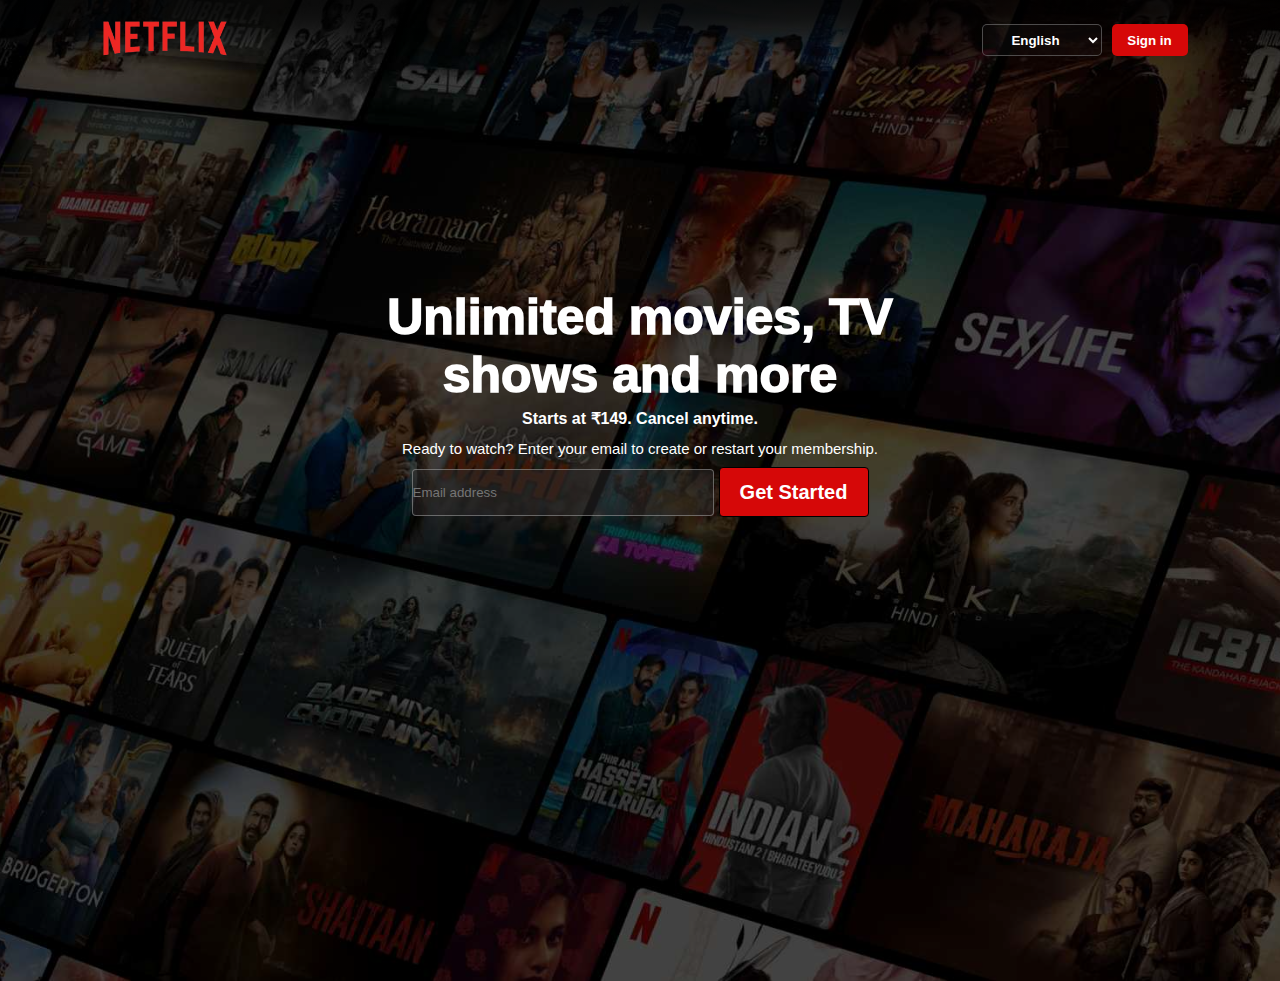
<file: index.html>
<!DOCTYPE html>
<html lang="en">
<head>
    <meta charset="UTF-8">
    <meta name="viewport" content="width=device-width, initial-scale=1.0">
    <title>Document</title>
    <link rel="stylesheet" href="style.css">
</head>
<body>
    <div class="opacity"></div>
    <section id="header"><div class="shade">
        <div class="container"><div class="image1">
            <img src="  povav7as.png" alt="Netflix" class="logo"></div>
            <div class="navbutton">
                <select name="" id="language">
                    <option value="English">English</option>
                    <option value="Hindi">Hindi</option>
                    <option value="Spanish">Spanish</option>
                </select>
                <button class="signin" ><a href="https://www.netflix.com/login">Sign in</a></button>
            </div>
        </div>
    </div>
    </section>
    <section id="main">
        <div class="container">
            <div class="heading">
                <h1>Unlimited movies, TV shows and more</h1>
            </div>
            <div class="para">
                <p>Starts at ₹149. Cancel anytime.</p>
            </div>
            <div class="sub-heading">
                <h3>Ready to watch? Enter your email to create or restart your membership.</h3>
            </div>
            <div class="email">
                <input type="email" name="" id="" placeholder="Email address">
                <button>Get Started</button>

            </div>
        </div>
    </section>
</body>
</html>
</file>
<file: style.css>
*{
    margin: 0;
    padding: 0;
    font-family: Netflix Sans,Helvetica Neue,Segoe UI,Roboto,Ubuntu,sans-serif;
}
body{
    background: BLACK;
}

.opacity{
    min-height: 109vh;
    height:;
    width: auto;
    background-image: url(IN-en-20240903-TRIFECTA-perspective_0d3aac9c-578f-4e3c-8aa8-bbf4a392269b_small.jpg);
    background-position:center;
    background-size:cover;
    opacity: 35%;
    position: relative;
}
.shade
{
    background-image: linear-gradient(rgba(0, 0, 0, 0.8000) 0.000%, rgba(0, 0, 0, 0.7889) 8.333%, rgba(0, 0, 0, 0.7556) 16.67%, rgba(0, 0, 0, 0.7000) 25.00%, rgba(0, 0, 0, 0.6222) 33.33%, rgba(0, 0, 0, 0.5222) 41.67%, rgba(0, 0, 0, 0.4000) 50.00%, rgba(0, 0, 0, 0.2778) 58.33%, rgba(0, 0, 0, 0.1778) 66.67%, rgba(0, 0, 0, 0.1000) 75.00%, rgba(0, 0, 0, 0.04444) 83.33%, rgba(0, 0, 0, 0.01111) 91.67%, rgba(0, 0, 0, 0.000) 100.0%);
    top:0%;
    width: 100%;
    position: absolute; 
    top: 0%;    
    height: 100%;

}
#header{
    position: absolute;
    top: 0;
    width: 100%;
    height: 80px;
    
}
#header .container{
    margin-top: 5px;
    display: flex;
    align-items: center;
    height: 100%;
    margin: 0 25px;
    justify-content: center;
}
.image1{
    width: 280px;
    margin-left: 15px;
}
.logo
{
    max-width: 125px;
    max-height: 50px;
    padding-right: 10px;
}
.navbutton
{
    width: 805px;
    right:100%;
    display: inline-flex;
    flex-direction: row;
    justify-content:flex-end;
    height: 32px;
    padding-right: 5px;
}
#language
{   
    width: 120px;
    background: #3333331c;
    color: #fff;
    text-align: center;
    border: 1px solid #6b6a6ab2;
    border-radius: 5px;
    font-weight: bold;
    
}
#language option
{
    color: black;
}
.navbutton button
{
    width: 76px;
    border-radius: 5px;
    border: 1px;
    margin-left: 10px;
    background-color: rgb(214, 8, 8);
    color: #fff;
    cursor: pointer;
}
.navbutton button a
{   
    color: #fff;
    text-decoration: none;
    font-weight: bold;
}
.navbutton button:hover
{
    background-color:  rgba(204, 11, 11, 0.918);
}
#main {
    
    position: absolute;
    width :100%;  
    justify-content: center;
    display: flex;
    top: 32%;
    max-width: 120rem;
    align-items: center;
}
#main .container
{
    text-align: center;
    height: auto;
    width: 535px;
    

}   
.heading h1{
    color: #fff;
    font-size: 50px;
    font-weight: 1000;
    padding-bottom: 5px;
}


.para p{
    color: #fff;
    font-weight: bold;
    font-size: 16px;
padding-bottom: 12px;


}
.sub-heading h3{
    color: #fff;
    font-weight: 500;
    font-size: 15px;
}
.email{
    margin-top: 10px;
    justify-content: center;
    display:flex;
    align-items: center;
    height: auto;

    
}
.email input
{
    height: 45px;
    width: 300px;
    background: #2b292980;
    border: 1px solid #ffffff52;
    border-radius: 4px;
}
.email button
{
    height: 50px;
    width: 150px;
    background-color: rgb(214, 8, 8);
    color: #fff;
    font-size: 20px;
    font-weight: 600;
    border: 1px solid black;
    margin-left: 5px;
    border-radius: 4px;
}
</file>
